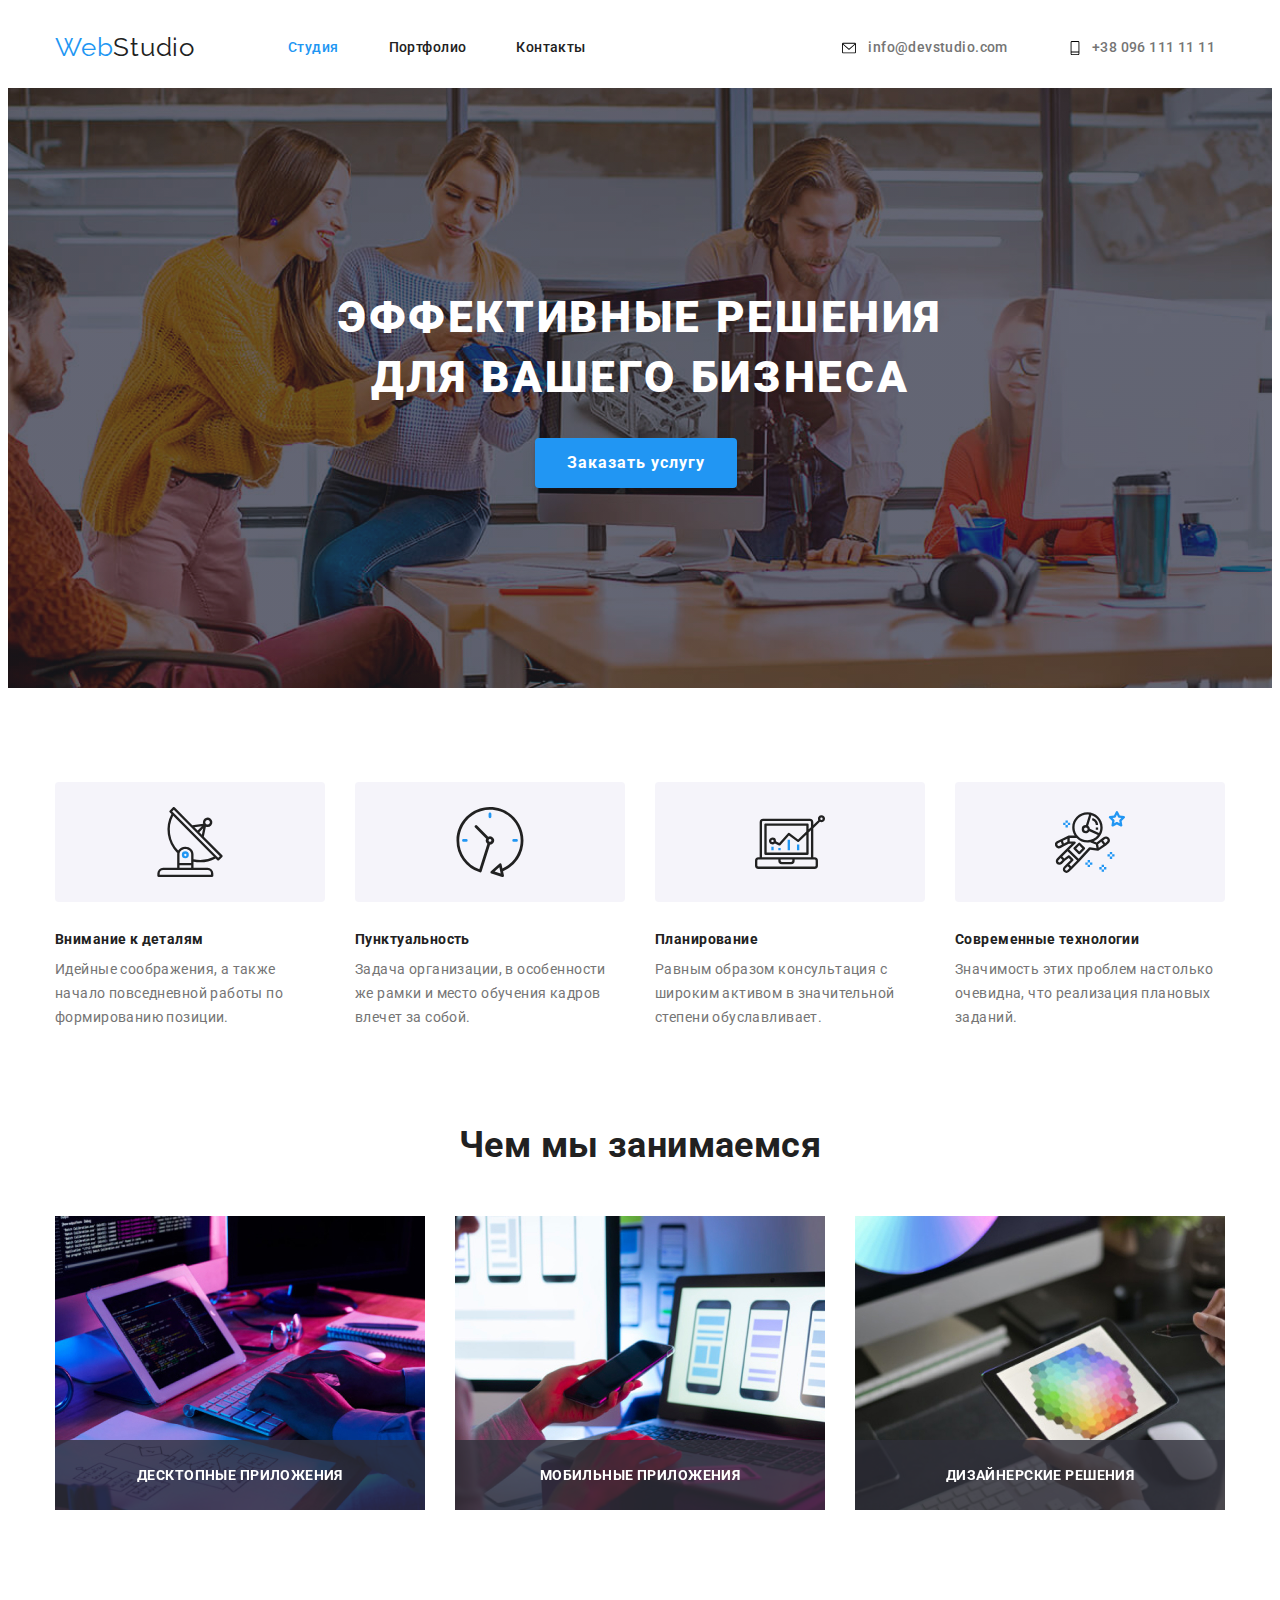
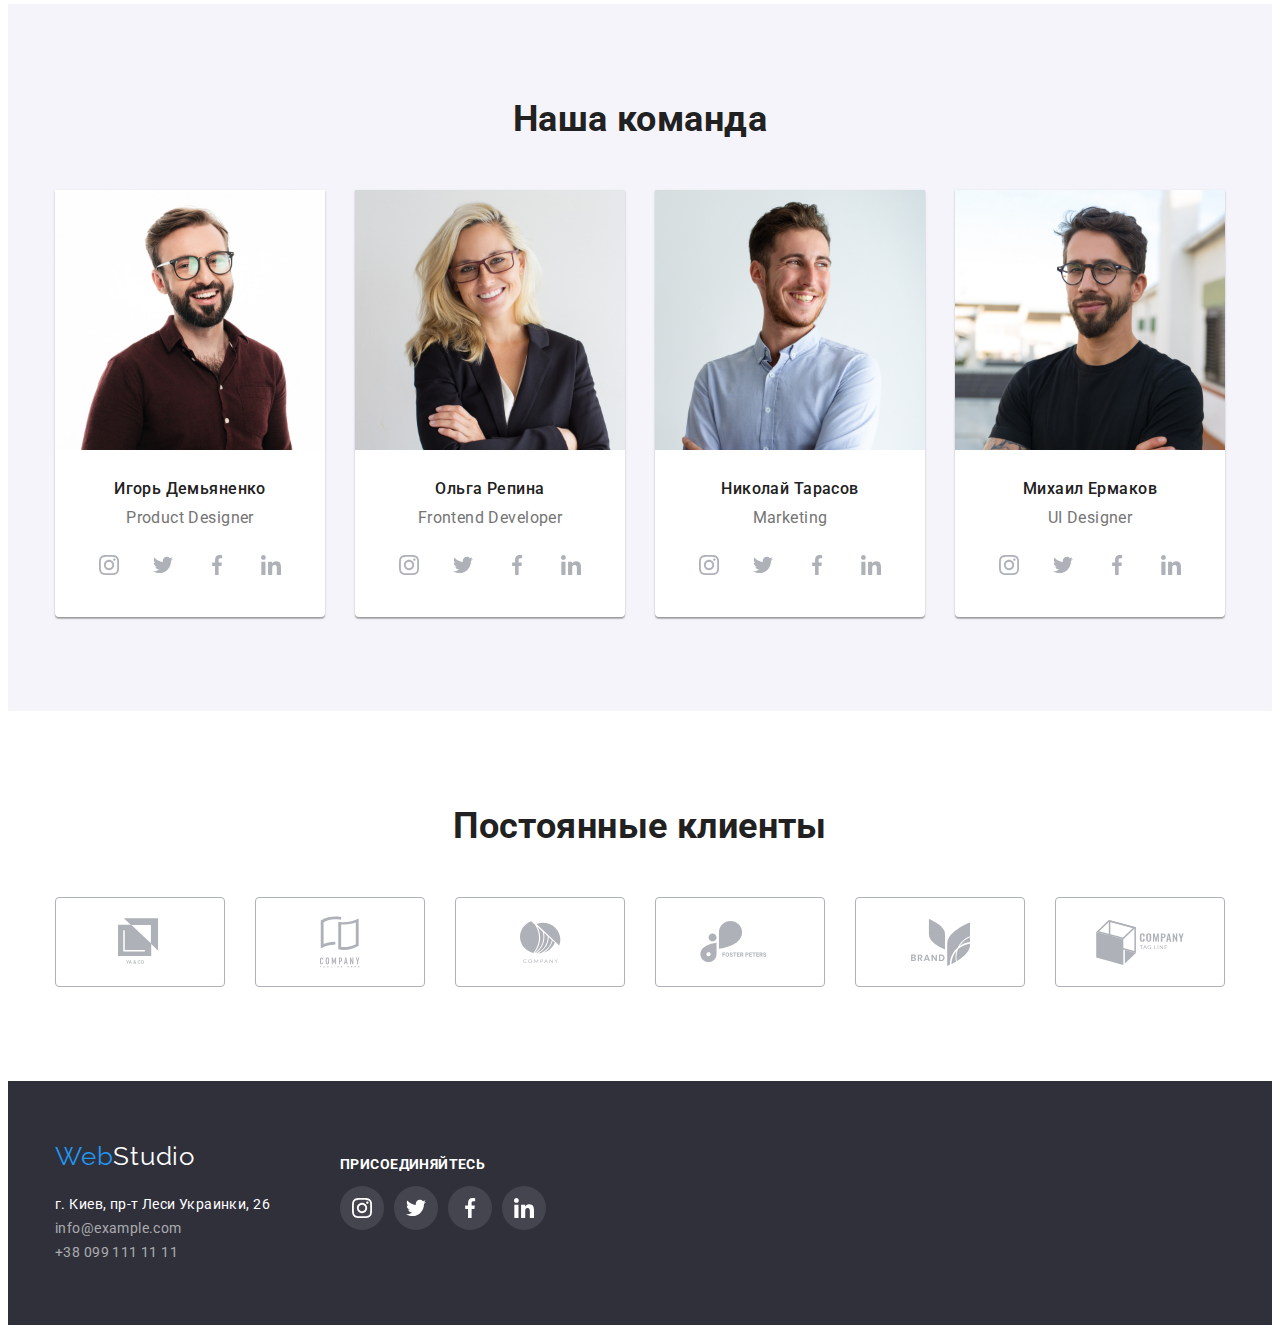
<file: index.html>
<!DOCTYPE html>
<html lang="ru">
  <head>
    <meta charset="UTF-8" />
    <meta name="viewport" content="width=device-width, initial-scale=1.0" />
    <title>Document</title>
    <link rel="preconnect" href="https://fonts.gstatic.com" />
    <link
      href="https://fonts.googleapis.com/css2?family=Raleway:wght@700&family=Roboto:wght@400;500;700;900&display=swap"
      rel="stylesheet"
    />
    <link
      rel="stylesheet"
      href="https://cdnjs.cloudflare.com/ajax/libs/modern-normalize/1.0.0/modern-normalize.min.css"
      integrity="sha512-ISS7cAi1PEhQ8jnbJpJZMd29NlhNj4AWYyLOSp2CE/CsHxTCu+r+t0D2yoJudVrd0/8fTVPUVDzY5Tvli75u/g=="
      crossorigin="anonymous"
    />
    <link rel="stylesheet" href="./css/styles.css" />
  </head>

  <body>
    <!--header-->

    <header class="page-header">
      <div class="container main-nav">
        <nav class="main-nav">
          <a href="./index.html" class="logo-studio"
            ><span class="web"> Web</span>Studio
          </a>
          <ul class="site-nav list">
            <li class="item"><a href="./index.html" class="link current">Студия</a></li>
            <li class="item"><a href="./portfolio.html" class="link">Портфолио</a></li>
            <li class="item"><a href="" class="link">Контакты</a></li>
          </ul>
        </nav>
        <address class="headdress">
          <ul class="contacts list">
            <li class="item">
<a class="link icon-mail" href="mailto:info@devstudio.com">
  <svg class="icon-mail" width="18px" height="14px">
    <use href="./images-psevdoelements/symbol-defs.svg#icon-envelope"></use>
  </svg>
  info@devstudio.com
</a>
</li>

            <li class="item">
<a class="link icon-tel" href="mailto:info@devstudio.com">
  <svg class="icon-tel" width="14px" height="20px" >
    <use href="./images-psevdoelements/symbol-defs.svg#icon-Vector"></use>
  </svg>
  +38 096 111 11 11
</a>
 </li>
          </ul>
        </address>
      </div>
    </header>

    <main>
      <!--hero-->
      <section class="overlay">
        <h1 class="hero-title">ЭФФЕКТИВНЫЕ РЕШЕНИЯ<br /> ДЛЯ ВАШЕГО БИЗНЕСА</h1>
        <button data-modal-open type="button" class="button hero">Заказать услугу</button>

<div data-modal class="backdrop is-hidden">
   <div class="modal">
     <button data-modal-close type="button" class="button-modal">
      <svg class="button-modal-icon" width="11px" height="11px">
        <use href="./images-psevdoelements/symbol-defs.svg#icon-christ"></use>
      </svg>
      </button>
   </div>
</div>


      </section>

      <!--important points, hide after cheking-->
      <section class="features">
        <div class="container">
          <h2 class="visually-hidden">Характеристика</h2>
          <ul class="list features-items">
            <li class="feature-element icon-delivery">
              <h2 class="features-title">Внимание к деталям</h2>
              <p class="feature-item">
                Идейные соображения, а также начало повседневной работы по
                формированию позиции.
              </p>
            </li>
            <li class="feature-element icon-clock">
              <h2 class="features-title">Пунктуальность</h2>
              <p class="feature-item">
                Задача организации, в особенности же рамки и место обучения
                кадров влечет за собой.
              </p>
            </li>
            <li class="feature-element icon-diagram">
              <h2 class="features-title">Планирование</h2>
              <p class="feature-item">
                Равным образом консультация с широким активом в значительной
                степени обуславливает.
              </p>
            </li>
            <li class="feature-element icon-technology">
              <h2 class="features-title">Современные технологии</h2>
              <p class="feature-item">
                Значимость этих проблем настолько очевидна, что реализация
                плановых заданий.
              </p>
            </li>
          </ul>
        </div>
      </section>

      <!--what we do-->
      <section class="work">
        <div class="container">
          <h3 class="work-title">Чем мы занимаемся</h3>
          <ul class="list work-list">
            <li class="work-element">
              <a href="" class="work-link"
                >
                <img class="picture-work"
                  src="./images/photo1.jpg"
                  alt="запись в ноутбуке"
                  width="370"
              />
              </a>
              
<div class="work-text-overlay">
              <p class="work-text">Десктопные приложения</p>
              </div>
            </li>


            <li class="work-element">
              <a href=""  class="work-thumb pic-tel"
                ><img class="picture-work"
                  src="./images/photo2.jpg"
                  alt="запись в телефоне"
                  width="370"
              />
              <div class="work-text-overlay">
              <p class="work-text">Мобильные приложения</p>
              </div>
            </a>
            </li>
            <li class="work-element">
              <a href="" class="work-thumb pic-laptop"
                ><img class="picture-work "
                  src="./images/photo3.jpg"
                  alt="запись в планшете"
                  width="370"
              />
               <div class="work-text-overlay">
            <p class="work-text">Дизайнерские решения</p>
            </div>
            </a>
            </li>
          </ul>
        </div>
      </section>

      <!--our team-->
      <section class="team">
        <div class="container">
          <h3 class="team-title">Наша команда</h3>
          <ul class="list team-list">
            <li class="team-element">
              <img
                class="team-img"
                src="./images/igor.jpg"
                alt="igor demianenko"
                width="270px"
              />
              <h4 class="team-name">Игорь Демьяненко</h4>
              <p class="team-profession">Product Designer</p>
<ul class="social">
  <li class="social-list">
<a class="icon-social-link" href="">
  <svg class="icon-social" width="20px" height="20px">
    <use href="./images-psevdoelements/symbol-defs.svg#icon-instagram-21"></use>
  </svg>
</a>
  </li>
  <li class="social-list">
    <a class="icon-social-link" href="">
      <svg class="icon-social" width="20px" height="20px">
        <use href="./images-psevdoelements/symbol-defs.svg#icon-twitter-11"></use>
      </svg>
    </a>
  </li>
  </li>
  <li class="social-list">
    <a class="icon-social-link" href="">
      <svg class="icon-social" width="20px" height="20px">
        <use href="./images-psevdoelements/symbol-defs.svg#icon-facebook-1"></use>
      </svg>
    </a>
  </li>
  <li class="social-list">
    <a class="icon-social-link" href="">
      <svg class="icon-social" width="20px" height="20px">
        <use href="./images-psevdoelements/symbol-defs.svg#icon-linkedin-1"></use>
      </svg>
    </a>
  </li>
</ul>
</li>


            <li class="team-element" >
              <img
                class="team-img"
                src="./images/olgarepina.jpg"
                alt="olga
              repina"
                width="270px"
              />
              <h4 class="team-name">Ольга Репина</h4>
              <p class="team-profession">Frontend Developer</p>
              <ul class="social">
                <li class="social-list">
                  <a class="icon-social-link" href="">
                    <svg class="icon-social" width="20px" height="20px">
                      <use href="./images-psevdoelements/symbol-defs.svg#icon-instagram-21"></use>
                    </svg>
                  </a>
                </li>
                <li class="social-list">
                  <a class="icon-social-link" href="">
                    <svg class="icon-social" width="20px" height="20px">
                      <use href="./images-psevdoelements/symbol-defs.svg#icon-twitter-11"></use>
                    </svg>
                  </a>
                </li>
                </li>
                <li class="social-list">
                  <a class="icon-social-link" href="">
                    <svg class="icon-social" width="20px" height="20px">
                      <use href="./images-psevdoelements/symbol-defs.svg#icon-facebook-1"></use>
                    </svg>
                  </a>
                </li>
                <li class="social-list">
                  <a class="icon-social-link" href="">
                    <svg class="icon-social" width="20px" height="20px">
                      <use href="./images-psevdoelements/symbol-defs.svg#icon-linkedin-1"></use>
                    </svg>
                  </a>
                </li>
              </ul>
            </li>
        
            

             
            <li class="team-element">
              <img
                class="team-img"
                src="./images/nikolaitarasov.jpg"
                alt="nikolai tarasov"
                width="270px"
              />
              <h4 class="team-name">Николай Тарасов</h4>
              <p class="team-profession">Marketing</p>
              <ul class="social">
                <li class="social-list">
                  <a class="icon-social-link" href="">
                    <svg class="icon-social" width="20px" height="20px">
                      <use href="./images-psevdoelements/symbol-defs.svg#icon-instagram-21"></use>
                    </svg>
                  </a>
                </li>
                <li class="social-list">
                  <a class="icon-social-link" href="">
                    <svg class="icon-social" width="20px" height="20px">
                      <use href="./images-psevdoelements/symbol-defs.svg#icon-twitter-11"></use>
                    </svg>
                  </a>
                </li>
                </li>
                <li class="social-list">
                  <a class="icon-social-link" href="">
                    <svg class="icon-social" width="20px" height="20px">
                      <use href="./images-psevdoelements/symbol-defs.svg#icon-facebook-1"></use>
                    </svg>
                  </a>
                </li>
                <li class="social-list">
                  <a class="icon-social-link" href="">
                    <svg class="icon-social" width="20px" height="20px">
                      <use href="./images-psevdoelements/symbol-defs.svg#icon-linkedin-1"></use>
                    </svg>
                  </a>
                </li>
              </ul>
            </li>
            <li class="team-element">
              <img
                class="team-img"
                src="./images/mikhailermakov.jpg"
                alt="mikhail ermakov"
                width="270px"
              />
              <h4 class="team-name">Михаил Ермаков</h4>
              <p class="team-profession">UI Designer</p>
              <ul class="social">
                <li class="social-list">
                  <a class="icon-social-link" href="">
                    <svg class="icon-social" width="20px" height="20px">
                      <use href="./images-psevdoelements/symbol-defs.svg#icon-instagram-21"></use>
                    </svg>
                  </a>
                </li>
                <li class="social-list">
                  <a class="icon-social-link" href="">
                    <svg class="icon-social" width="20px" height="20px">
                      <use href="./images-psevdoelements/symbol-defs.svg#icon-twitter-11"></use>
                    </svg>
                  </a>
                </li>
                </li>
                <li class="social-list">
                  <a class="icon-social-link" href="">
                    <svg class="icon-social" width="20px" height="20px">
                      <use href="./images-psevdoelements/symbol-defs.svg#icon-facebook-1"></use>
                    </svg>
                  </a>
                </li>
                <li class="social-list">
                  <a class="icon-social-link" href="">
                    <svg class="icon-social" width="20px" height="20px">
                      <use href="./images-psevdoelements/symbol-defs.svg#icon-linkedin-1"></use>
                    </svg>
                  </a>
                </li>
              </ul>
            </li>
          </ul>
        </div>
      </section>

<!--our clients-->
<section class="section-clients">
    <div class="container our-clients">
      <h3 class="our-clients-title">Постоянные клиенты</h3>

      <ul class="list clients-list">

        <li class="icon-clients">
<a class="icon-link" href="">
  <svg class="icon" width="44.27px" height="49.23px">
    <use href="./images-psevdoelements/symbol-defs.svg#icon-logo-1"></use>
  </svg>
</a>
 </li>

<li class="icon-clients">
  <a class="icon-link" href="">
    <svg class="icon" width="40px" height="52">
      <use href="./images-psevdoelements/symbol-defs.svg#icon-logo-2"></use>
    </svg>
  </a>
</li>



<li class="icon-clients">
  <a class="icon-link" href="">
    <svg class="icon" width="41px" height="42.6">
      <use href="./images-psevdoelements/symbol-defs.svg#icon-logo-3"></use>
    </svg>
  </a>
</li>

<li class="icon-clients">
  <a class="icon-link" href="">
    <svg class="icon" width="79.66px" height="42.02px">
      <use href="./images-psevdoelements/symbol-defs.svg#icon-logo-4"></use>
    </svg>
  </a>
</li>


<li class="icon-clients">
  <a class="icon-link" href="">
    <svg class="icon" width="59px" height="47px">
      <use href="./images-psevdoelements/symbol-defs.svg#icon-logo-5"></use>
    </svg>
  </a>
</li>


<li class="icon-clients">
  <a class="icon-link" href="">
    <svg class="icon" width="88.48px" height="45.44px">
      <use href="./images-psevdoelements/symbol-defs.svg#icon-logo-6"></use>
    </svg>
  </a>
</li>
        </ul>
    </div>
</section>
          


    </main>
    <!--address-->
    <footer class="footer ">
      <div class="container footer-address">
        <div class="div-address">
      <a class="logo-studio address" href=""
        ><span class="web">Web</span>Studio</a
      >
      <address>
        <p class="address-text">г. Киев, пр-т Леси Украинки, 26</p>
        <a class="address-contacts mail" href="mailto:info@example.com"
          >info@example.com</a
        ><br />
        <a class="address-contacts" href="tel:+380991111111"
          >+38 099 111 11 11</a
        >
      </address>
      </div>
     
      <div class="joing">
      <span class="invitation">присоединяйтесь</span>
      <ul class="social invit">
        <li class="social-list invit">
          <a class="icon-social-link invit" href="">
            <svg class="icon-social invit" width="20px" height="20px">
              <use href="./images-psevdoelements/symbol-defs.svg#icon-instagram-21"></use>
            </svg>
          </a>
        </li>
        <li class="social-list invit">
          <a class="icon-social-link invit" href="">
            <svg class="icon-social invit" width="20px" height="20px">
              <use href="./images-psevdoelements/symbol-defs.svg#icon-twitter-11"></use>
            </svg>
          </a>
        </li>
        </li>
        <li class="social-list invit">
          <a class="icon-social-link invit" href="">
            <svg class="icon-social invit" width="20px" height="20px">
              <use href="./images-psevdoelements/symbol-defs.svg#icon-facebook-1"></use>
            </svg>
          </a>
        </li>
        <li class="social-list invit">
          <a class="icon-social-link invit" href="">
            <svg class="icon-social invit" width="20px" height="20px">
              <use href="./images-psevdoelements/symbol-defs.svg#icon-linkedin-1"></use>
            </svg>
          </a>
        </li>
      </ul>
</div>
    </footer>
  <script src="./js/modal.js">
  </script>
  </body>
</html>
</file>
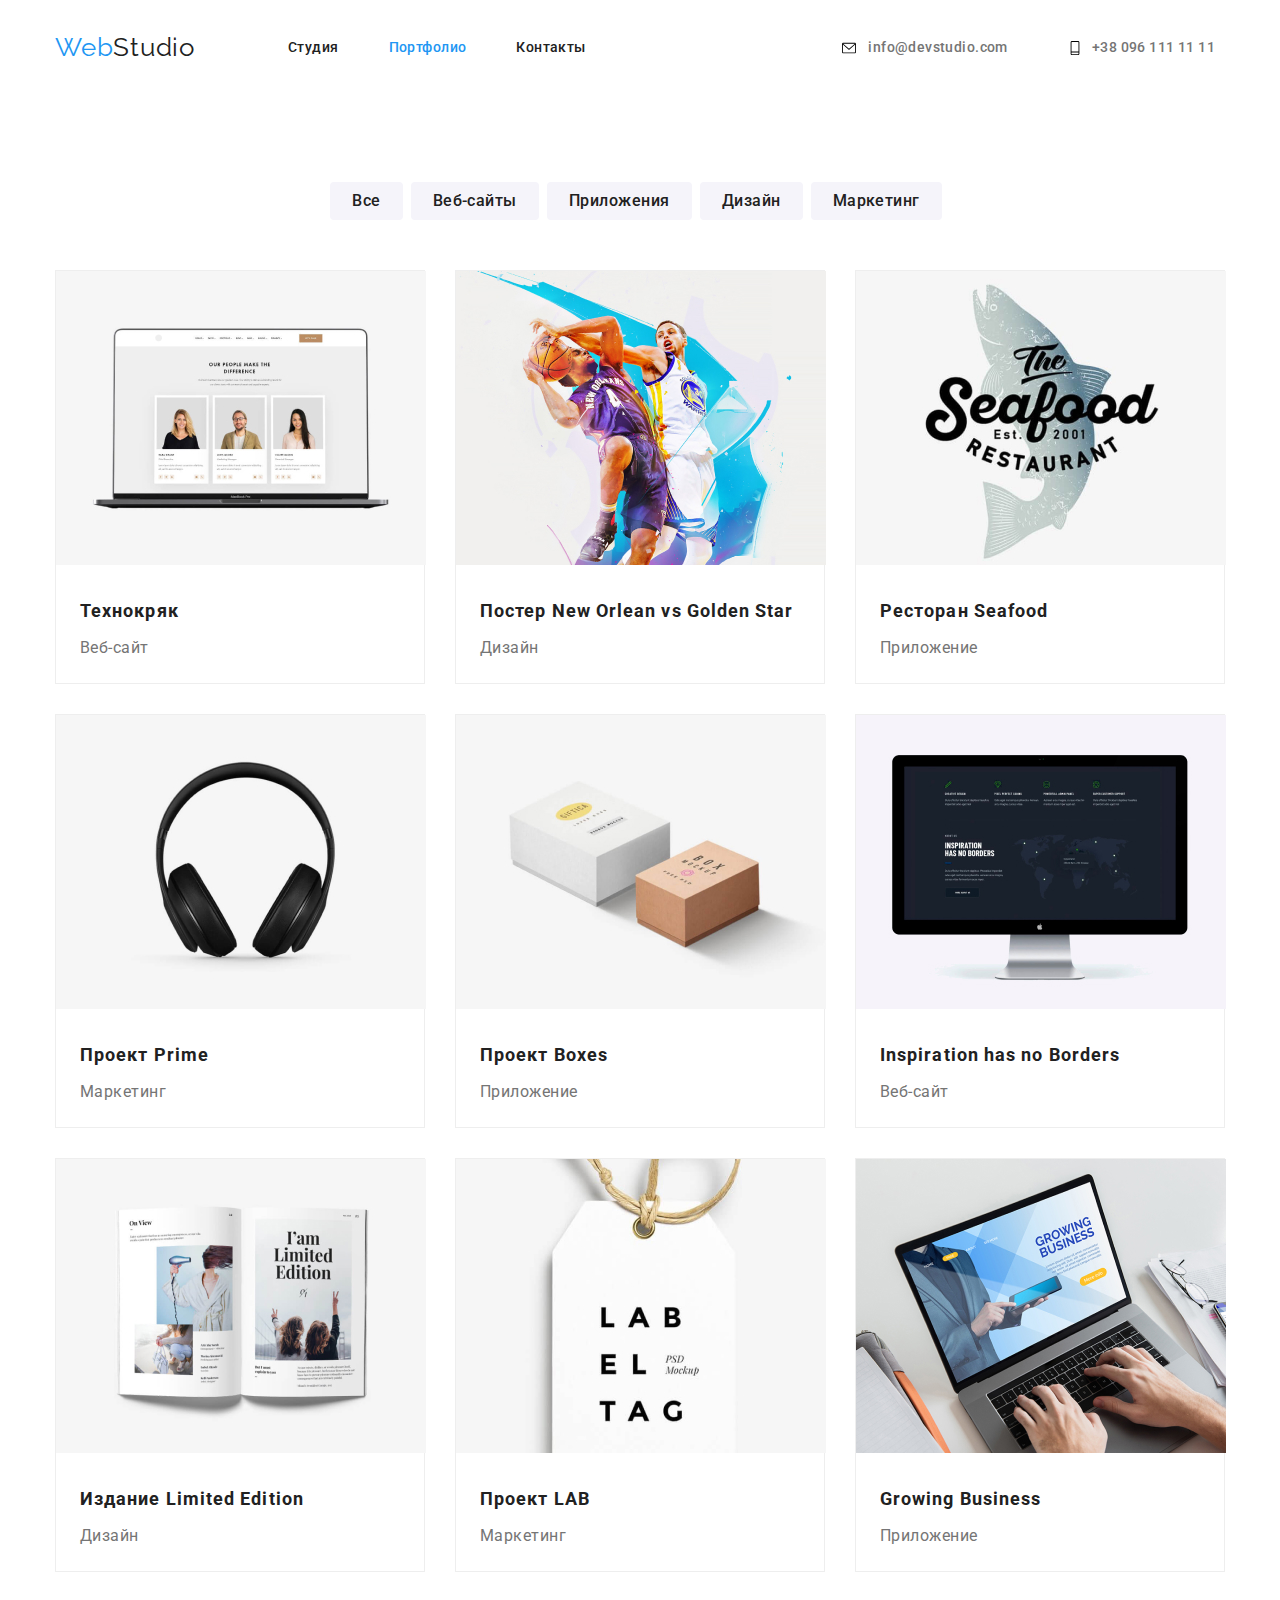
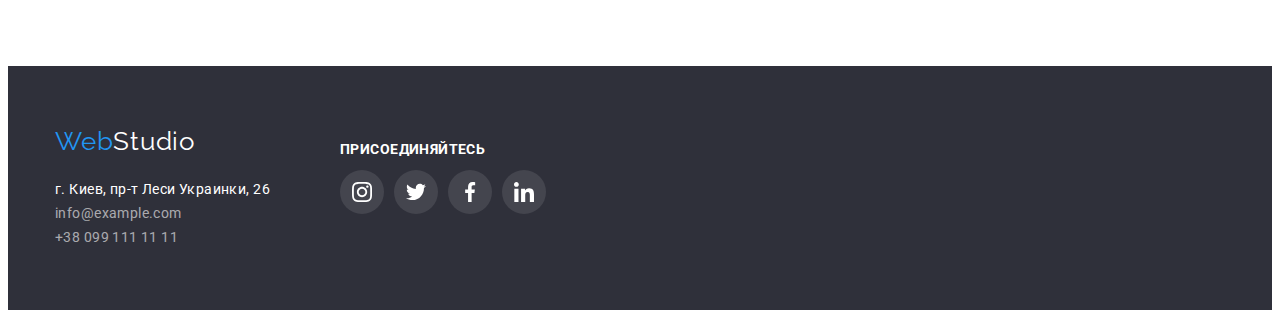
<file: portfolio.html>
<!DOCTYPE html>
<html lang="ru">
  <head>
    <meta charset="UTF-8" />
    <meta name="viewport" content="width=device-width, initial-scale=1.0" />
    <title>Document</title>
    <link rel="preconnect" href="https://fonts.gstatic.com" />
    <link
      href="https://fonts.googleapis.com/css2?family=Raleway:wght@700&family=Roboto:wght@400;500;700;900&display=swap"
      rel="stylesheet"
    />
    <link
      rel="stylesheet"
      href="https://cdnjs.cloudflare.com/ajax/libs/modern-normalize/1.0.0/modern-normalize.min.css"
      integrity="sha512-ISS7cAi1PEhQ8jnbJpJZMd29NlhNj4AWYyLOSp2CE/CsHxTCu+r+t0D2yoJudVrd0/8fTVPUVDzY5Tvli75u/g=="
      crossorigin="anonymous"
    />
    <link rel="stylesheet" href="./css/styles.css" />
  </head>

  <body>
    <!--header-->
  <header class="page-header">
    <div class="container main-nav">
      <nav class="main-nav">
        <a href="./index.html" class="logo-studio"><span class="web"> Web</span>Studio
        </a>
        <ul class="site-nav list">
          <li class="item"><a href="./index.html" class="link ">Студия</a></li>
          <li class="item"><a href="./portfolio.html" class="link current">Портфолио</a></li>
          <li class="item"><a href="" class="link">Контакты</a></li>
        </ul>
      </nav>
      <address class="headdress">
        <ul class="contacts list">
          <li class="item">
            <a class="link icon-mail" href="mailto:info@devstudio.com">
              <svg class="icon-mail" width="18px" height="14px">
                <use href="./images-psevdoelements/symbol-defs.svg#icon-envelope"></use>
              </svg>
              info@devstudio.com
            </a>
          </li>
  
          <li class="item">
            <a class="link icon-tel" href="mailto:info@devstudio.com">
              <svg class="icon-tel" width="14px" height="20px">
                <use href="./images-psevdoelements/symbol-defs.svg#icon-Vector"></use>
              </svg>
              +38 096 111 11 11
            </a>
          </li>
        </ul>
      </address>
    </div>
  </header>
    <main>
      <section class="portfolio-section" >
        <div class="container photogallery">
         
          <h1 class="visually-hidden">photogallery</h1>
          <ul class="list photogallery-buttons">
            <li>
              <button type="button" class="button">Все</button>
            </li>
            <li><button type="button" class="button">Веб-сайты</button></li>
            <li><button type="button" class="button">Приложения</button></li>
            <li><button type="button" class="button">Дизайн</button></li>
            <li><button type="button" class="button">Маркетинг</button></li>
          </ul>
         

          <!--photos-->
          
          <ul class="flex-container list">
            <li class="flex-element">
              <a class="link-img" ref=""
                >
<div class="overlay-card">
                <img class="photogallery-img"
                  src="./images-portfolio/technokriak.jpg"
                  alt="фото сотрудников"
                  width="370px"
                />
                <p class="overlay-text">
                  Технокряк это современная площадка распространения коронавируса. Компании используют эту платформу для цифрового
                  шпионажа и атак на защищённые сервера конкурентов.
                </p>
                </div>
                <h2 class="title-flex">Технокряк</h2>
                <p class="profession-flex">Веб-сайт</p>
                </a>
            </li>

            <li class="flex-element">
              <a class="link-img" href=""
                >
                <div class="overlay-card">
                <img 
                  src="./images-portfolio/basketball.jpg"
                  alt="баскетболисты"
                  width="370px"
                />
<p class="overlay-text">
  Технокряк это современная площадка распространения коронавируса. Компании используют эту платформу для цифрового
  шпионажа и атак на защищённые сервера конкурентов.
</p>
                  </div>
                <h2 class="title-flex">Постер New Orlean vs Golden Star</h2>
                <p class="profession-flex">Дизайн</p></a
              >
            </li>

            <li class="flex-element">
              <a class="link-img" href=""
                >
                <div class="overlay-card">
                <img
                  src="./images-portfolio/seafood.jpg"
                  alt="лого ресторана"
                  width="370"
                />
                <p class="overlay-text">
                  Технокряк это современная площадка распространения коронавируса. Компании используют эту платформу для цифрового
                  шпионажа и атак на защищённые сервера конкурентов.
                </p>
                </div>
                <h2 class="title-flex">Ресторан Seafood</h2>
                <p class="profession-flex">Приложение</p></a
              >
            </li>

            <li class="flex-element">
              <a class="link-img" href=""
                >
                <div class="overlay-card">
                <img
                  src="./images-portfolio/prime.jpg"
                  alt="наушники"
                  width="370px"
                />
                <p class="overlay-text">
                  Технокряк это современная площадка распространения коронавируса. Компании используют эту платформу для цифрового
                  шпионажа и атак на защищённые сервера конкурентов.
                </p>
                </div>
                <h2 class="title-flex">Проект Prime</h2>
                <p class="profession-flex">Маркетинг</p></a
              >
            </li>

            <li class="flex-element">
              <a class="link-img" href=""
                >
                <div class="overlay-card">
                <img
                  src="./images-portfolio/boxes.jpg"
                  alt="коробки"
                  width="370px"
                />
                <p class="overlay-text">
                  Технокряк это современная площадка распространения коронавируса. Компании используют эту платформу для цифрового
                  шпионажа и атак на защищённые сервера конкурентов.
                </p>
                </div>
                <h2 class="title-flex">Проект Boxes</h2>
                <p class="profession-flex">Приложение</p></a
              >
            </li>

            <li class="flex-element">
              <a class="link-img" href=""
                >
                <div class="overlay-card">
                <img
                  src="./images-portfolio/inspiration.jpg"
                  alt="черный экран"
                  width="370px"
                />
                <p class="overlay-text">
                  Технокряк это современная площадка распространения коронавируса. Компании используют эту платформу для цифрового
                  шпионажа и атак на защищённые сервера конкурентов.
                </p>
                </div>
                <h2 class="title-flex">Inspiration has no Borders</h2>
                <p class="profession-flex">Веб-сайт</p></a
              >
            </li>

            <li class="flex-element">
              <a class="link-img" href=""
                >
                <div class="overlay-card">
                <img
                  src="./images-portfolio/limitededition.jpg"
                  alt="журнал"
                  width="370px"
                />
                  <p class="overlay-text">
                    Технокряк это современная площадка распространения коронавируса. Компании используют эту платформу для цифрового
                    шпионажа и атак на защищённые сервера конкурентов.
                  </p>
                  </div>
                <h2 class="title-flex">Издание Limited Edition</h2>
                <p class="profession-flex">Дизайн</p></a
              >
            </li>

            <li class="flex-element">
              <a class="link-img" href=""
                >
                <div class="overlay-card">
                <img
                  src="./images-portfolio/lab.jpg"
                  alt="проект"
                  width="370px"
                />
                  <p class="overlay-text">
                    Технокряк это современная площадка распространения коронавируса. Компании используют эту платформу для цифрового
                    шпионажа и атак на защищённые сервера конкурентов.
                  </p>
                  </div>
                <h2 class="title-flex">Проект LAB</h2>
                <p class="profession-flex">Маркетинг</p></a
              >
            </li>

            <li class="flex-element">
              <a class="link-img" href=""
                >
                <div class="overlay-card">
                <img
                  src="./images-portfolio/growingbusiness.jpg"
                  alt="руки на компе"
                  width="370px"
                />
                  <p class="overlay-text">
                    Технокряк это современная площадка распространения коронавируса. Компании используют эту платформу для цифрового
                    шпионажа и атак на защищённые сервера конкурентов.
                  </p>
                  </div>
                <h2 class="title-flex">Growing Business</h2>
                <p class="profession-flex">Приложение</p></a
              >
            </li>
          </ul>
      
        </div>
      </section>
    </main>
  <!--address-->
  <footer class="footer ">
    <div class="container footer-address">
      <div class="div-address">
        <a class="logo-studio address" href=""><span class="web">Web</span>Studio</a>
        <address>
          <p class="address-text">г. Киев, пр-т Леси Украинки, 26</p>
          <a class="address-contacts mail" href="mailto:info@example.com">info@example.com</a><br />
          <a class="address-contacts" href="tel:+380991111111">+38 099 111 11 11</a>
        </address>
      </div>
  
      <div class="joing">
        <span class="invitation">присоединяйтесь</span>
        <ul class="social invit">
          <li class="social-list invit">
            <a class="icon-social-link invit" href="">
              <svg class="icon-social invit" width="20px" height="20px">
                <use href="./images-psevdoelements/symbol-defs.svg#icon-instagram-21"></use>
              </svg>
            </a>
          </li>
          <li class="social-list invit">
            <a class="icon-social-link invit" href="">
              <svg class="icon-social invit" width="20px" height="20px">
                <use href="./images-psevdoelements/symbol-defs.svg#icon-twitter-11"></use>
              </svg>
            </a>
          </li>
          </li>
          <li class="social-list invit">
            <a class="icon-social-link invit" href="">
              <svg class="icon-social invit" width="20px" height="20px">
                <use href="./images-psevdoelements/symbol-defs.svg#icon-facebook-1"></use>
              </svg>
            </a>
          </li>
          <li class="social-list invit">
            <a class="icon-social-link invit" href="">
              <svg class="icon-social invit" width="20px" height="20px">
                <use href="./images-psevdoelements/symbol-defs.svg#icon-linkedin-1"></use>
              </svg>
            </a>
          </li>
        </ul>
      </div>
  </footer>
  
  </body>
  
  </html>
</file>
<file: css/styles.css>
:root {
  --primary-text-color: #757575;
  --title-text-color: #212121;
  --accent-color: #2196f3;
  --primary-background-color: #ffffff;
  --button-background-color: #f5f4fa;
  --button-whitetext-color: #ffffff;
  --hero-footer-background: #2f303a;

  --white-text-color: #ffffff;
  --team-background-color: #f5f4fa;
  --address-contacts-color: rgba(255, 255, 255, 0.6);
  --background-color-icon: #f5f4fa;
}

html {
  box-sizing: border-box;
}

*,
::before,
::after {
  box-sizing: inherit;
}

body {
  position: relative;
  color: var(--primary-text-color);
  background-color: var(--primary-background-color);
  font-family: Roboto, sans-serif;
  letter-spacing: 0.03em;
  font-size: 14px;
  line-height: 1.71;
  font-weight: 400;
}

.list {
  list-style: none;
  margin: 0px;
  padding: 0px;
}

.web {
  color: var(--accent-color);
}
.logo-studio {
  color: var(--title-text-color);
  font-family: Raleway, cursive;
  font-size: 26px;
  line-height: 1.2;
  letter-spacing: 0.03em;
  text-decoration: none;
}

.icon-mail {
  display: flex;
  margin-right: 10px;
  align-items: center;
  justify-content: center;
  transition: fill 250ms cubic-bezier(0.4, 0, 0.2, 1);
}

.link.icon-mail:hover {
  fill: var(--accent-color);
}

.icon-tel {
  display: flex;
  margin-right: 10px;
  align-items: center;
  justify-content: center;
}

.link.icon-tel:hover {
  fill: var(--accent-color);
}

/*.link.icon-tel {
  padding: 0;
}*/

.container {
  margin-left: auto;
  margin-right: auto;
  width: 1170px;
}

.flex-container {
  display: flex;
  flex-wrap: wrap;
}

.flex-element {
  width: 370px;
  margin-right: 30px;
  border: 1px solid #eeeeee;
}

.overlay-card {
  position: relative;
  overflow: hidden;
}

.overlay-text {
  position: absolute;
  content: "";
  top: 0;
  right: 0;
  width: 100%;
  padding: 63px 24px;
  margin: 0;
  font-size: 18px;
  line-height: 28px;
  letter-spacing: 0.03em;
  color: #ffffff;
  background: rgba(33, 150, 243, 0.9);
  display: block;
  transform: translateY(100%);
  transition: transform 250ms cubic-bezier(0.4, 0, 0.2, 1),
    opacity 250ms cubic-bezier(0.4, 0, 0.2, 1);
  opacity: 0;
}

.link-img:hover .overlay-text,
.link-img:focus .overlay-text {
  display: block;
  transform: translateY(0%);
  opacity: 1;
}

.link-img:hover,
.link-img:focus {
  box-shadow: 0px 1px 1px rgba(0, 0, 0, 0.12), 0px 4px 4px rgba(0, 0, 0, 0.06),
    1px 4px 6px rgba(0, 0, 0, 0.16);
}

.flex-element:nth-child(3n) {
  margin-right: 0;
}

.flex-element:not(:nth-last-child(-n + 3)) {
  margin-bottom: 30px;
}

.site-nav {
  display: flex;
  margin-left: 93px;
}

/*site-nav*/
.site-nav .link {
  position: relative;
  display: block;
  color: var(--title-text-color);
  font-weight: 500;
  font-size: 14px;
  line-height: 1.14;
  text-decoration: none;
  padding-top: 32px;
  padding-bottom: 32px;
  transition: color 250ms cubic-bezier(0.4, 0, 0.2, 1);
}

.site-nav .item:not(:last-child) {
  margin-right: 50px;
}

.site-nav .link:hover,
.site-nav .link:focus {
  color: var(--accent-color);
}

.site-nav .link::after {
  content: "";
  position: absolute;
  display: block;
  bottom: 0;
  left: 0;
  width: 100%;
  height: 4px;
  border-radius: 2px;
  transform: scaleX(0);
  background-color: var(--accent-color);
  transition: transform 250ms cubic-bezier(0.4, 0, 0.2, 1);
}

.site-nav .link:hover::after {
  transform: scaleX(1);
}

.site-nav .link.current {
  color: var(--accent-color);
}

.main-nav {
  display: flex;
  align-items: center;
}

.contacts .link {
  display: flex;
  color: var(--primary-text-color);
  font-weight: 500;
  font-size: 14px;
  line-height: 1.14;
  text-decoration: none;
  font-style: normal;
  padding-top: 30px;
  padding-bottom: 30px;
  transition: color 250ms cubic-bezier(0.4, 0, 0.2, 1);
}

.contacts .link:hover,
.contacts .link:focus {
  color: var(--accent-color);
}

.contacts {
  display: flex;
  align-items: center;
}

.headdress {
  margin-left: auto;
}

.contacts .item + .item {
  margin-left: 50px;
}

/*hero */

.overlay {
  max-width: 1600px;
  height: 600px;
  margin-left: auto;
  margin-right: auto;
  text-align: center;
  padding-bottom: 200px;
  padding-top: 200px;

  background-size: cover;
  background-position: center;
  background-repeat: no-repeat;
  background-color: #c4c4c4;
  background-image: linear-gradient(
      to right,
      rgba(47, 48, 58, 0.4),
      rgba(47, 48, 58, 0.4)
    ),
    url(../images-psevdoelements/Img.jpg);
}

.hero-title {
  color: var(--white-text-color);
  font-weight: 900;
  font-size: 44px;
  line-height: 1.36;
  letter-spacing: 0.06em;
  margin-top: 0px;
  margin-bottom: 30px;
}

.work,
.team,
.section-clients {
  padding-top: 94px;
  padding-bottom: 94px;
}

.visually-hidden {
  margin-top: 0px;
  margin-bottom: 0px;

  position: absolute;
  width: 1px;
  height: 1px;
  margin: -1px;
  border: 0;
  padding: 0;
  white-space: nowrap;
  clip-path: inset(100%);
  clip: rect(0 0 0 0);
  overflow: hidden;
}

.features {
  padding-top: 94px;
}

.features-title {
  color: var(--title-text-color);
  font-size: 14px;
  line-height: 1.14;
  font-weight: 700;
  margin-bottom: 10px;
  margin-top: 30px;
}

.features-items p {
  margin-top: 0px;
  margin-bottom: 0px;
  width: 270px;
}

.list.features-items {
  display: flex;
}
.feature-element:not(:last-child) {
  margin-right: 30px;
}

.feature-element::before {
  display: block;
  content: "";
  height: 120px;
  background-color: var(--background-color-icon);
  border-radius: 4px;
  background-repeat: no-repeat;
  background-position: center;
}

.icon-delivery::before {
  background-image: url(../images-psevdoelements/antenna\ 1.svg);
}

.icon-clock::before {
  background-image: url(../images-psevdoelements/clock\ .svg);
}
.icon-diagram::before {
  background-image: url(../images-psevdoelements/diagram\ 1.svg);
}

.icon-technology::before {
  background-image: url(../images-psevdoelements/astronaut\ 1.svg);
}
.team {
  background-color: var(--team-background-color);
}

/*.no-padding {
  padding-bottom: 0px;
  padding-top: 0px;
}*/

.work-title,
.team-title,
.our-clients-title {
  color: var(--title-text-color);
  font-size: 36px;
  line-height: 1.17;
  font-weight: 700;
  margin-top: 0px;
  margin-bottom: 50px;
  text-align: center;
}

.team-list,
.work-list {
  display: flex;
  text-align: center;
}

.team-element {
  background: #ffffff;
  box-shadow: 0px 1px 3px rgba(0, 0, 0, 0.12), 0px 1px 1px rgba(0, 0, 0, 0.14),
    0px 2px 1px rgba(0, 0, 0, 0.2);
  border-radius: 0px 0px 4px 4px;
}

.work-list .work-element:not(:last-child),
.team-list .team-element:not(:last-child) {
  margin-right: 30px;
}

.work-element {
  display: flex;
  position: relative;
}

.work-text {
  margin: 0;
}

.work-text-overlay {
  position: absolute;
  display: flex;
  bottom: 0;
  left: 0;
  width: 370px;
  height: 70px;
  padding: 27px 82px;
  background: rgba(47, 48, 58, 0.8);
  text-align: center;
  justify-content: center;
  font-weight: 700;
  font-size: 14px;
  line-height: 16px;
  letter-spacing: 0.03em;
  text-transform: uppercase;
  color: #ffffff;
}

.picture-work {
  display: block;
}

.team-name {
  color: var(--title-text-color);
  font-weight: 500;
  font-size: 16px;
  line-height: 1.19;
  margin-bottom: 10px;
}
.team-profession {
  color: var(--primary-text-color);
  font-size: 16px;
  line-height: 1.19;
  font-weight: 400;
  margin-top: 0px;
  margin-bottom: 16px;
}

.button {
  display: inline-block;
  color: var(--title-text-color);
  background-color: var(--button-background-color);
  font-family: inherit;
  font-weight: 500;
  font-size: 16px;
  line-height: 1.63;
  text-decoration: none;
  padding: 6px 22px;
  border-radius: 4px;
  text-align: center;
  border: 0px;
  letter-spacing: 0.03em;
  margin-right: 8px;
  transition: color 250ms cubic-bezier(0.4, 0, 0.2, 1),
    background-color 250ms cubic-bezier(0.4, 0, 0.2, 1);
}

.button-modal {
  position: absolute;
  top: 8px;
  right: 8px;
  display: inline-block;
  width: 30px;
  height: 30px;
  border-radius: 50%;
  margin: 0;
  padding: 9px;
  background: #ffffff;
  border: 1px solid rgba(0, 0, 0, 0.1);
  align-items: center;
  justify-content: center;
}

.button-modal-icon {
  display: flex;
  fill: #000000;
}

.photogallery-buttons .button:not(:last-child) {
  margin-right: 8px;
}

.button:hover,
.button:focus {
  color: var(--button-whitetext-color);
  background-color: var(--accent-color);
}

.button.hero {
  color: var(--button-whitetext-color);
  background-color: var(--accent-color);
  font-size: 16px;
  line-height: 1.88;
  font-weight: 700;
  letter-spacing: 0.06em;
  text-decoration: none;
  text-align: center;
  padding: 10px 32px;
  border-radius: 4px;
  min-width: 200px;
  box-shadow: 0px 4px 4px rgba(0, 0, 0, 0.15);
  border: 0px;
}

.backdrop {
  position: fixed;
  top: 0;
  left: 0;
  width: 100%;
  height: 100%;
  background: rgba(0, 0, 0, 0.2);
  opacity: 1;
  transition: opacity 250ms cubic-bezier(0.4, 0, 0.2, 1);
}

.backdrop.is-hidden {
  opacity: 0;
  pointer-events: none;
}

.backdrop.is-hidden .modal {
  transform: scale(1.1) translate(-50%, -50%);
}

.modal {
  position: absolute;
  width: 528px;
  height: 581px;
  left: 50%;
  top: 50%;

  background-color: #ffffff;
  box-shadow: 0px 1px 3px rgba(0, 0, 0, 0.12), 0px 1px 1px rgba(0, 0, 0, 0.14),
    0px 2px 1px rgba(0, 0, 0, 0.2);
  border-radius: 4px;
  opacity: 1;
  transform: scaleX(1) translate(-50%, -50%);
}

.footer {
  display: flex;
  background-color: var(--hero-footer-background);
  padding-top: 60px;
  padding-bottom: 60px;
}

.logo-studio.address {
  color: var(--white-text-color);
  font-style: normal;
  margin-bottom: 0px;
}

.address-text {
  color: var(--white-text-color);
  font-style: normal;
  font-weight: 400;
  font-size: 14px;
  line-height: 1.71;
  margin-top: 20px;
  margin-bottom: 0px;
}

.address-contacts {
  font-weight: 400;
  font-size: 14px;
  line-height: 1.71;
  color: var(--address-contacts-color);
  font-style: normal;
  text-decoration: none;
}

.mail {
  margin-top: 9px;
  margin-bottom: 9px;
}

.flex-element a {
  text-decoration: none;
}

.photogallery-buttons {
  display: flex;
  padding-bottom: 50px;
  justify-content: center;
}

.title-flex {
  font-family: Roboto;
  font-style: normal;
  font-weight: 700;
  font-size: 18px;
  line-height: 2;
  letter-spacing: 0.06em;
  color: var(--title-text-color);
  margin-top: 20px;
  margin-bottom: 4px;
  margin-left: 24px;
}

.profession-flex {
  font-weight: 400;
  font-size: 16px;
  line-height: 1.88;
  letter-spacing: 0.03em;
  color: var(--primary-text-color);
  margin-bottom: 20px;
  margin-left: 24px;
  margin-top: 0px;
}

.container.photogallery {
  margin-top: 94px;
  margin-bottom: 94px;
}

.link-img {
  display: inline-block;
}

/*social-links*/

.social {
  display: flex;
  margin: 0;
  padding: 0;
  list-style: none;
  justify-content: center;
  align-items: center;
  margin-top: 0px;
  margin-bottom: 30px;
}

.icon-social-link {
  display: flex;
  justify-content: center;
  align-items: center;
  width: 44px;
  height: 44px;
  border-radius: 50%;
  background-color: #ffffff;
  fill: #afb1b8;
  transition: fill 250ms cubic-bezier(0.4, 0, 0.2, 1),
    background-color 250ms cubic-bezier(0.4, 0, 0.2, 1);
}

.icon-social-link:hover,
.icon-social-link:focus {
  background-color: var(--accent-color);
}

.icon-social-link:hover .icon-social,
.icon-social-link:focus .icon-social {
  fill: #ffffff;
}

.social-list:not(:last-child) {
  margin-right: 10px;
}

.clients-list {
  display: flex;
  padding: 0;
  margin: 0;
  list-style: none;
}

.icon-link {
  display: flex;
  align-items: center;
  justify-content: center;
  width: 170px;
  height: 90px;
  border-radius: 4px;
  border: 1px solid #afb1b8;
  background-color: hsl(0, 0%, 100%);
  transition: border-color 250ms cubic-bezier(0.4, 0, 0.2, 1),
    fill 250ms cubic-bezier(0.4, 0, 0.2, 1);
}

.icon {
  fill: #afb1b8;
}

.icon-link:hover,
.icon-link:focus {
  border-color: var(--accent-color);
}

.icon-link:hover .icon,
.icon-link:focus .icon {
  fill: var(--accent-color);
}

.icon-clients:not(:last-child) {
  margin-right: 30px;
}

/*invitation*/
.invitation {
  display: inline-block;
  font-weight: 700;
  font-size: 14px;
  line-height: 1.14px;
  letter-spacing: 0.03em;
  text-transform: uppercase;
  color: #ffffff;

  margin-bottom: 20px;
}

.icon-social-link.invit {
  background-color: rgba(255, 255, 255, 0.1);
}
.icon-social-link.invit:hover {
  background-color: var(--accent-color);
}

.icon-social.invit {
  fill: #ffffff;
}

.container.footer-address {
  display: flex;
}

.div-address {
  margin-right: 70px;
}

.joing {
  display: inline-block;
  padding: 0;
  margin-top: 12px;
}

.social.invit {
  display: flex;
  padding: 0;
  margin: 0;
}
</file>
